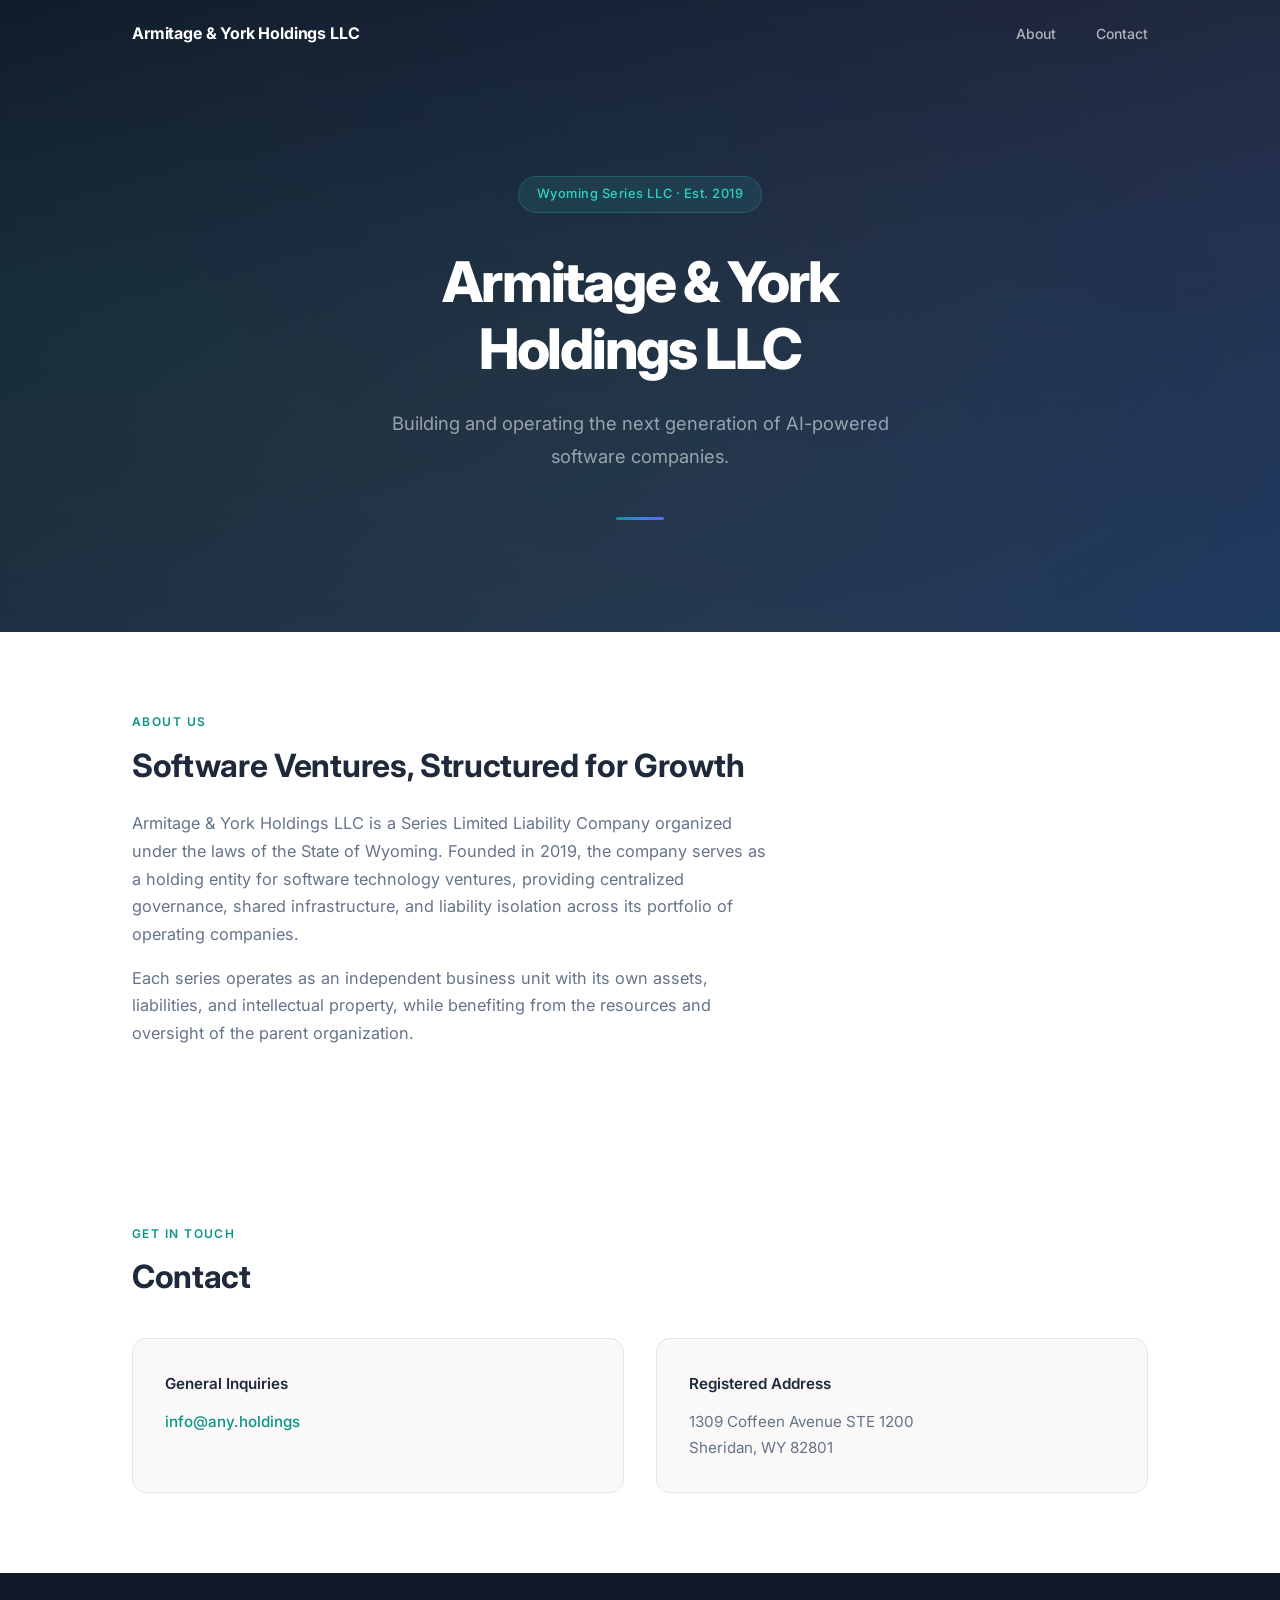
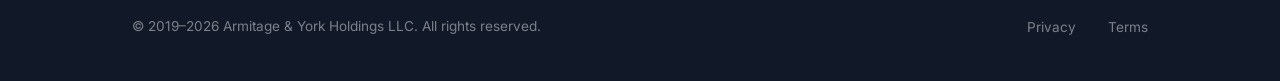
<file: index.html>
<!DOCTYPE html>
<html lang="en">
<head>
    <meta charset="UTF-8">
    <meta name="viewport" content="width=device-width, initial-scale=1.0">
    <title>Armitage &amp; York Holdings LLC</title>
    <meta name="description" content="Armitage & York Holdings LLC is a Wyoming Series LLC holding company for software technology ventures.">
    <link rel="stylesheet" href="style.css">
</head>
<body>
    <header>
        <nav>
            <div class="nav-brand">Armitage &amp; York Holdings LLC</div>
            <ul class="nav-links">
                <li><a href="#about">About</a></li>
                <li><a href="#contact">Contact</a></li>
            </ul>
        </nav>
    </header>

    <main>
        <section class="hero">
            <div class="hero-inner">
                <div class="hero-badge">Wyoming Series LLC &middot; Est. 2019</div>
                <h1>Armitage &amp; York<br>Holdings LLC</h1>
                <p class="tagline">Building and operating the next generation of AI-powered software companies.</p>
                <div class="hero-divider"></div>
            </div>
        </section>

        <section id="about">
            <div class="container">
                <span class="section-label">About Us</span>
                <h2>Software Ventures, Structured for Growth</h2>
                <p>Armitage &amp; York Holdings LLC is a Series Limited Liability Company organized under the laws of the State of Wyoming. Founded in 2019, the company serves as a holding entity for software technology ventures, providing centralized governance, shared infrastructure, and liability isolation across its portfolio of operating companies.</p>
                <p>Each series operates as an independent business unit with its own assets, liabilities, and intellectual property, while benefiting from the resources and oversight of the parent organization.</p>
            </div>
        </section>

        <section id="contact">
            <div class="container">
                <span class="section-label">Get in Touch</span>
                <h2>Contact</h2>
                <div class="contact-grid">
                    <div class="contact-card">
                        <h3>General Inquiries</h3>
                        <p><a href="mailto:info@any.holdings">info@any.holdings</a></p>
                    </div>
                    <div class="contact-card">
                        <h3>Registered Address</h3>
                        <p>1309 Coffeen Avenue STE 1200<br>Sheridan, WY 82801</p>
                    </div>
                </div>
            </div>
        </section>
    </main>

    <footer>
        <div class="footer-content">
            <p>&copy; 2019&ndash;2026 Armitage &amp; York Holdings LLC. All rights reserved.</p>
            <ul class="footer-links">
                <li><a href="privacy.html">Privacy</a></li>
                <li><a href="terms.html">Terms</a></li>
            </ul>
        </div>
    </footer>

    <script>
        const header = document.querySelector('header');
        window.addEventListener('scroll', () => {
            header.classList.toggle('scrolled', window.scrollY > 40);
        });
    </script>
</body>
</html>
</file>
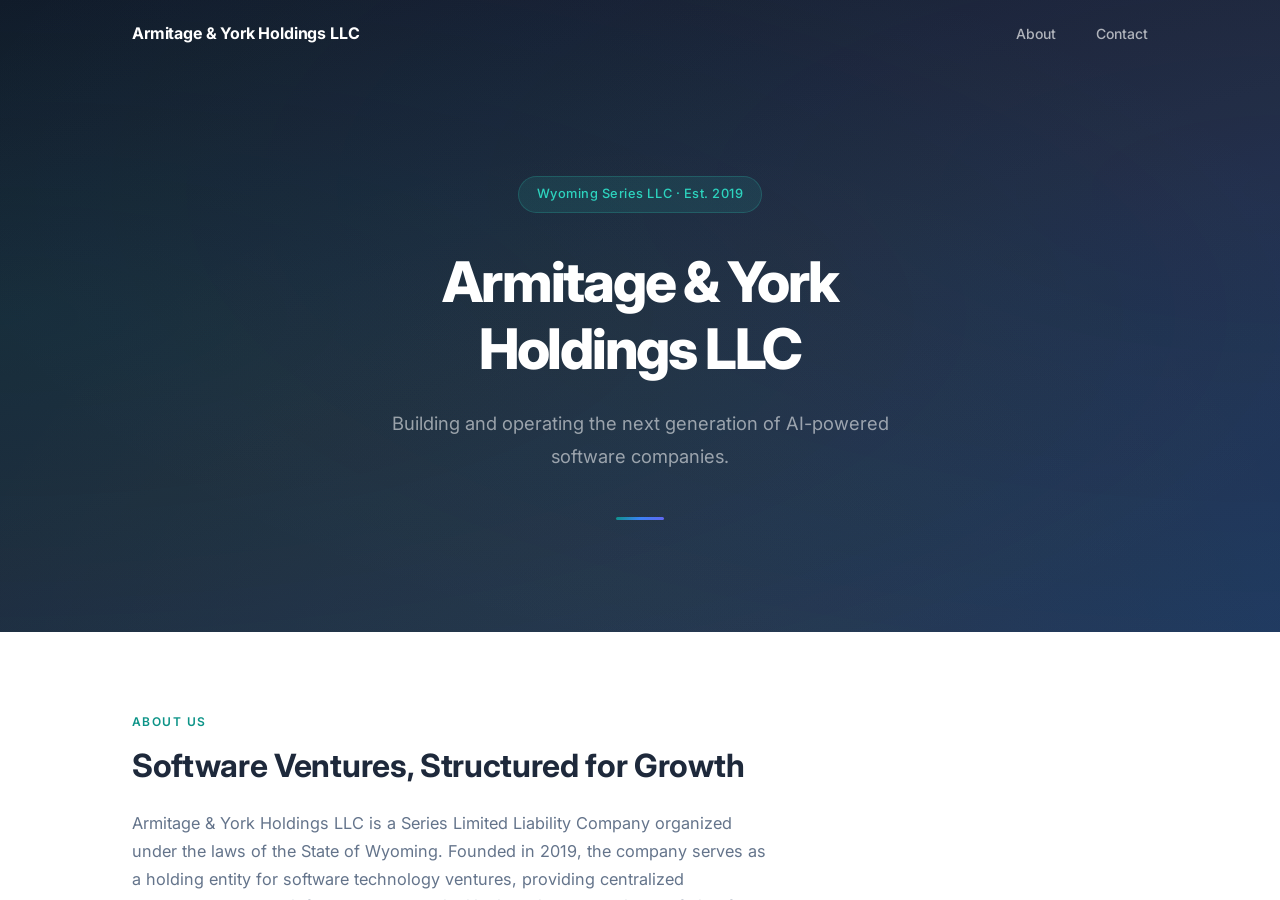
<file: exactio-privacy.html>
<!DOCTYPE html>
<html lang="en">
<head>
<meta charset="UTF-8">
<meta http-equiv="refresh" content="0; url=/">
<title>Armitage &amp; York Holdings LLC</title>
</head>
<body><p><a href="/">Armitage &amp; York Holdings LLC</a></p></body>
</html>
</file>
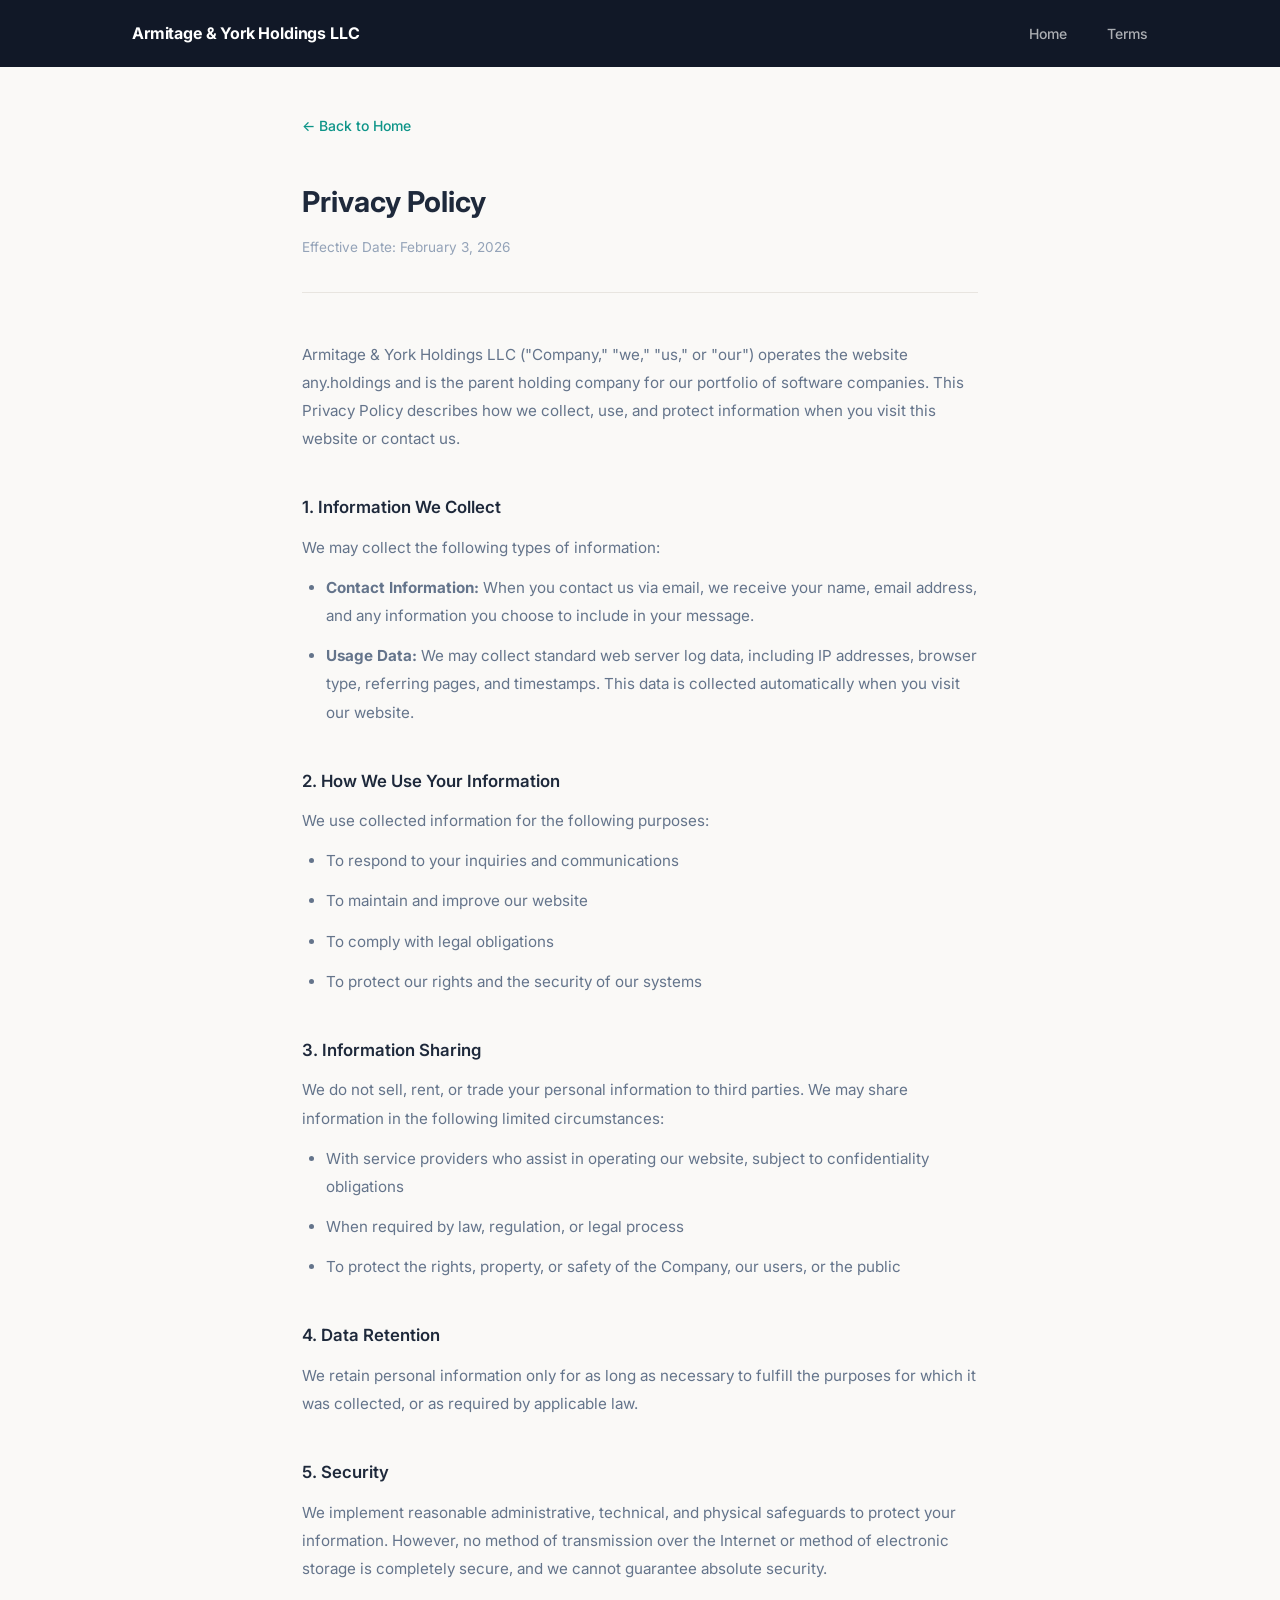
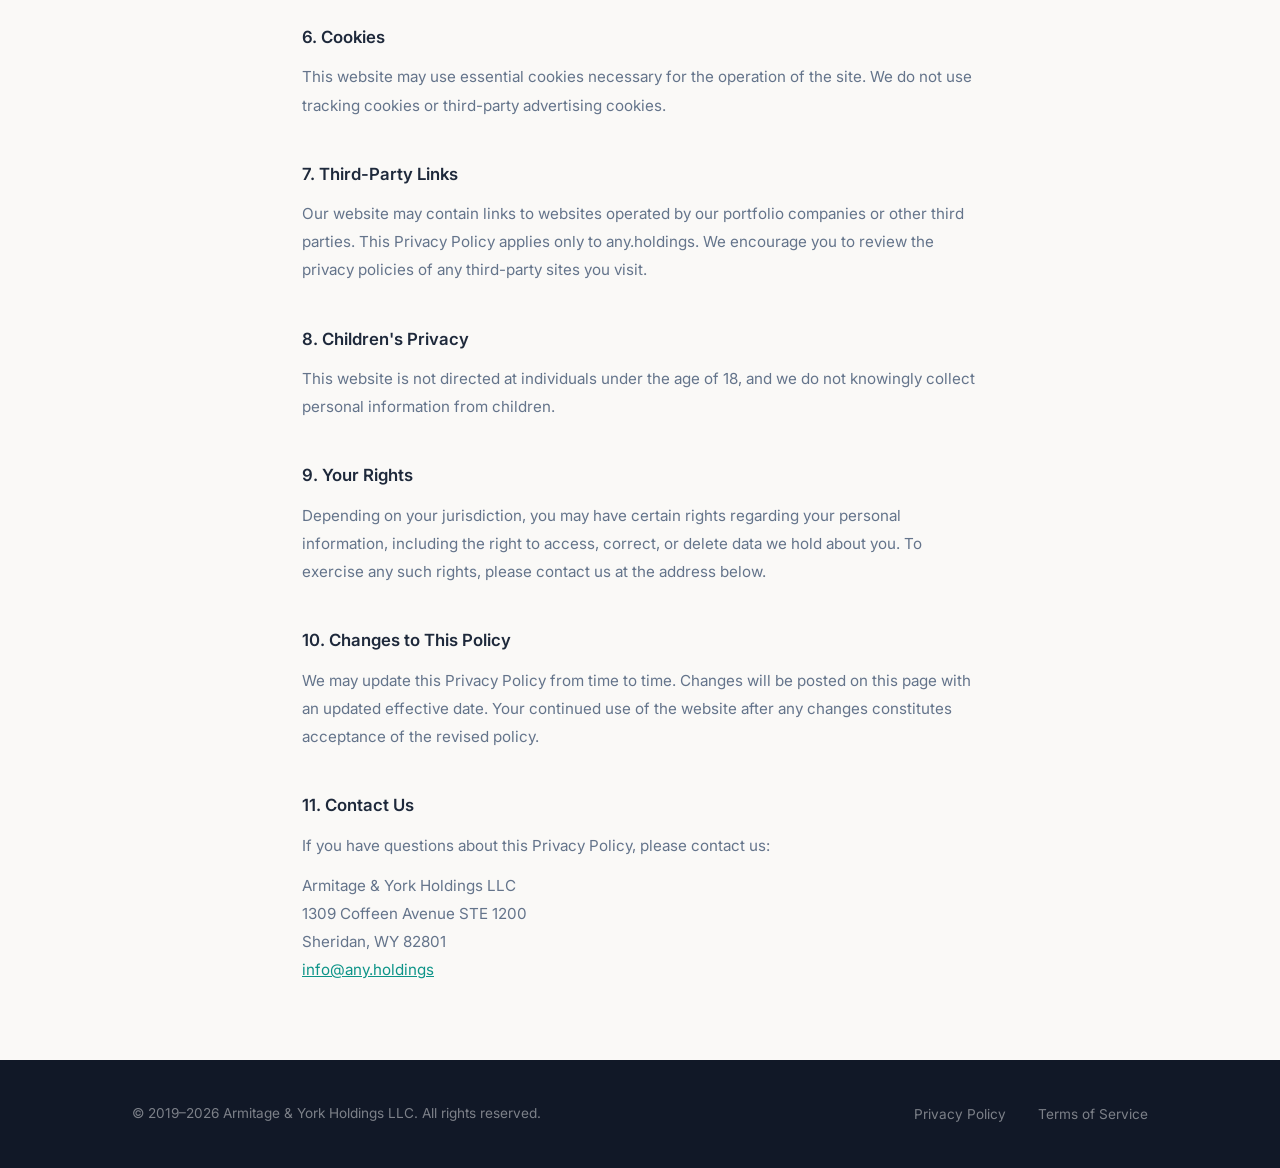
<file: privacy.html>
<!DOCTYPE html>
<html lang="en">
<head>
    <meta charset="UTF-8">
    <meta name="viewport" content="width=device-width, initial-scale=1.0">
    <title>Privacy Policy &mdash; Armitage &amp; York Holdings LLC</title>
    <meta name="description" content="Privacy Policy for Armitage & York Holdings LLC and its portfolio companies.">
    <link rel="stylesheet" href="style.css">
</head>
<body class="legal-page">
    <header>
        <nav>
            <div class="nav-brand">Armitage &amp; York Holdings LLC</div>
            <ul class="nav-links">
                <li><a href="index.html">Home</a></li>
                <li><a href="terms.html">Terms</a></li>
            </ul>
        </nav>
    </header>

    <main class="legal">
        <a href="index.html" class="back-link">&larr; Back to Home</a>
        <h1>Privacy Policy</h1>
        <p class="effective-date">Effective Date: February 3, 2026</p>

        <p>Armitage &amp; York Holdings LLC ("Company," "we," "us," or "our") operates the website any.holdings and is the parent holding company for our portfolio of software companies. This Privacy Policy describes how we collect, use, and protect information when you visit this website or contact us.</p>

        <h2>1. Information We Collect</h2>
        <p>We may collect the following types of information:</p>
        <ul>
            <li><strong>Contact Information:</strong> When you contact us via email, we receive your name, email address, and any information you choose to include in your message.</li>
            <li><strong>Usage Data:</strong> We may collect standard web server log data, including IP addresses, browser type, referring pages, and timestamps. This data is collected automatically when you visit our website.</li>
        </ul>

        <h2>2. How We Use Your Information</h2>
        <p>We use collected information for the following purposes:</p>
        <ul>
            <li>To respond to your inquiries and communications</li>
            <li>To maintain and improve our website</li>
            <li>To comply with legal obligations</li>
            <li>To protect our rights and the security of our systems</li>
        </ul>

        <h2>3. Information Sharing</h2>
        <p>We do not sell, rent, or trade your personal information to third parties. We may share information in the following limited circumstances:</p>
        <ul>
            <li>With service providers who assist in operating our website, subject to confidentiality obligations</li>
            <li>When required by law, regulation, or legal process</li>
            <li>To protect the rights, property, or safety of the Company, our users, or the public</li>
        </ul>

        <h2>4. Data Retention</h2>
        <p>We retain personal information only for as long as necessary to fulfill the purposes for which it was collected, or as required by applicable law.</p>

        <h2>5. Security</h2>
        <p>We implement reasonable administrative, technical, and physical safeguards to protect your information. However, no method of transmission over the Internet or method of electronic storage is completely secure, and we cannot guarantee absolute security.</p>

        <h2>6. Cookies</h2>
        <p>This website may use essential cookies necessary for the operation of the site. We do not use tracking cookies or third-party advertising cookies.</p>

        <h2>7. Third-Party Links</h2>
        <p>Our website may contain links to websites operated by our portfolio companies or other third parties. This Privacy Policy applies only to any.holdings. We encourage you to review the privacy policies of any third-party sites you visit.</p>

        <h2>8. Children's Privacy</h2>
        <p>This website is not directed at individuals under the age of 18, and we do not knowingly collect personal information from children.</p>

        <h2>9. Your Rights</h2>
        <p>Depending on your jurisdiction, you may have certain rights regarding your personal information, including the right to access, correct, or delete data we hold about you. To exercise any such rights, please contact us at the address below.</p>

        <h2>10. Changes to This Policy</h2>
        <p>We may update this Privacy Policy from time to time. Changes will be posted on this page with an updated effective date. Your continued use of the website after any changes constitutes acceptance of the revised policy.</p>

        <h2>11. Contact Us</h2>
        <p>If you have questions about this Privacy Policy, please contact us:</p>
        <p>
            Armitage &amp; York Holdings LLC<br>
            1309 Coffeen Avenue STE 1200<br>
            Sheridan, WY 82801<br>
            <a href="mailto:info@any.holdings">info@any.holdings</a>
        </p>
    </main>

    <footer>
        <div class="footer-content">
            <p>&copy; 2019&ndash;2026 Armitage &amp; York Holdings LLC. All rights reserved.</p>
            <ul class="footer-links">
                <li><a href="privacy.html">Privacy Policy</a></li>
                <li><a href="terms.html">Terms of Service</a></li>
            </ul>
        </div>
    </footer>
</body>
</html>
</file>
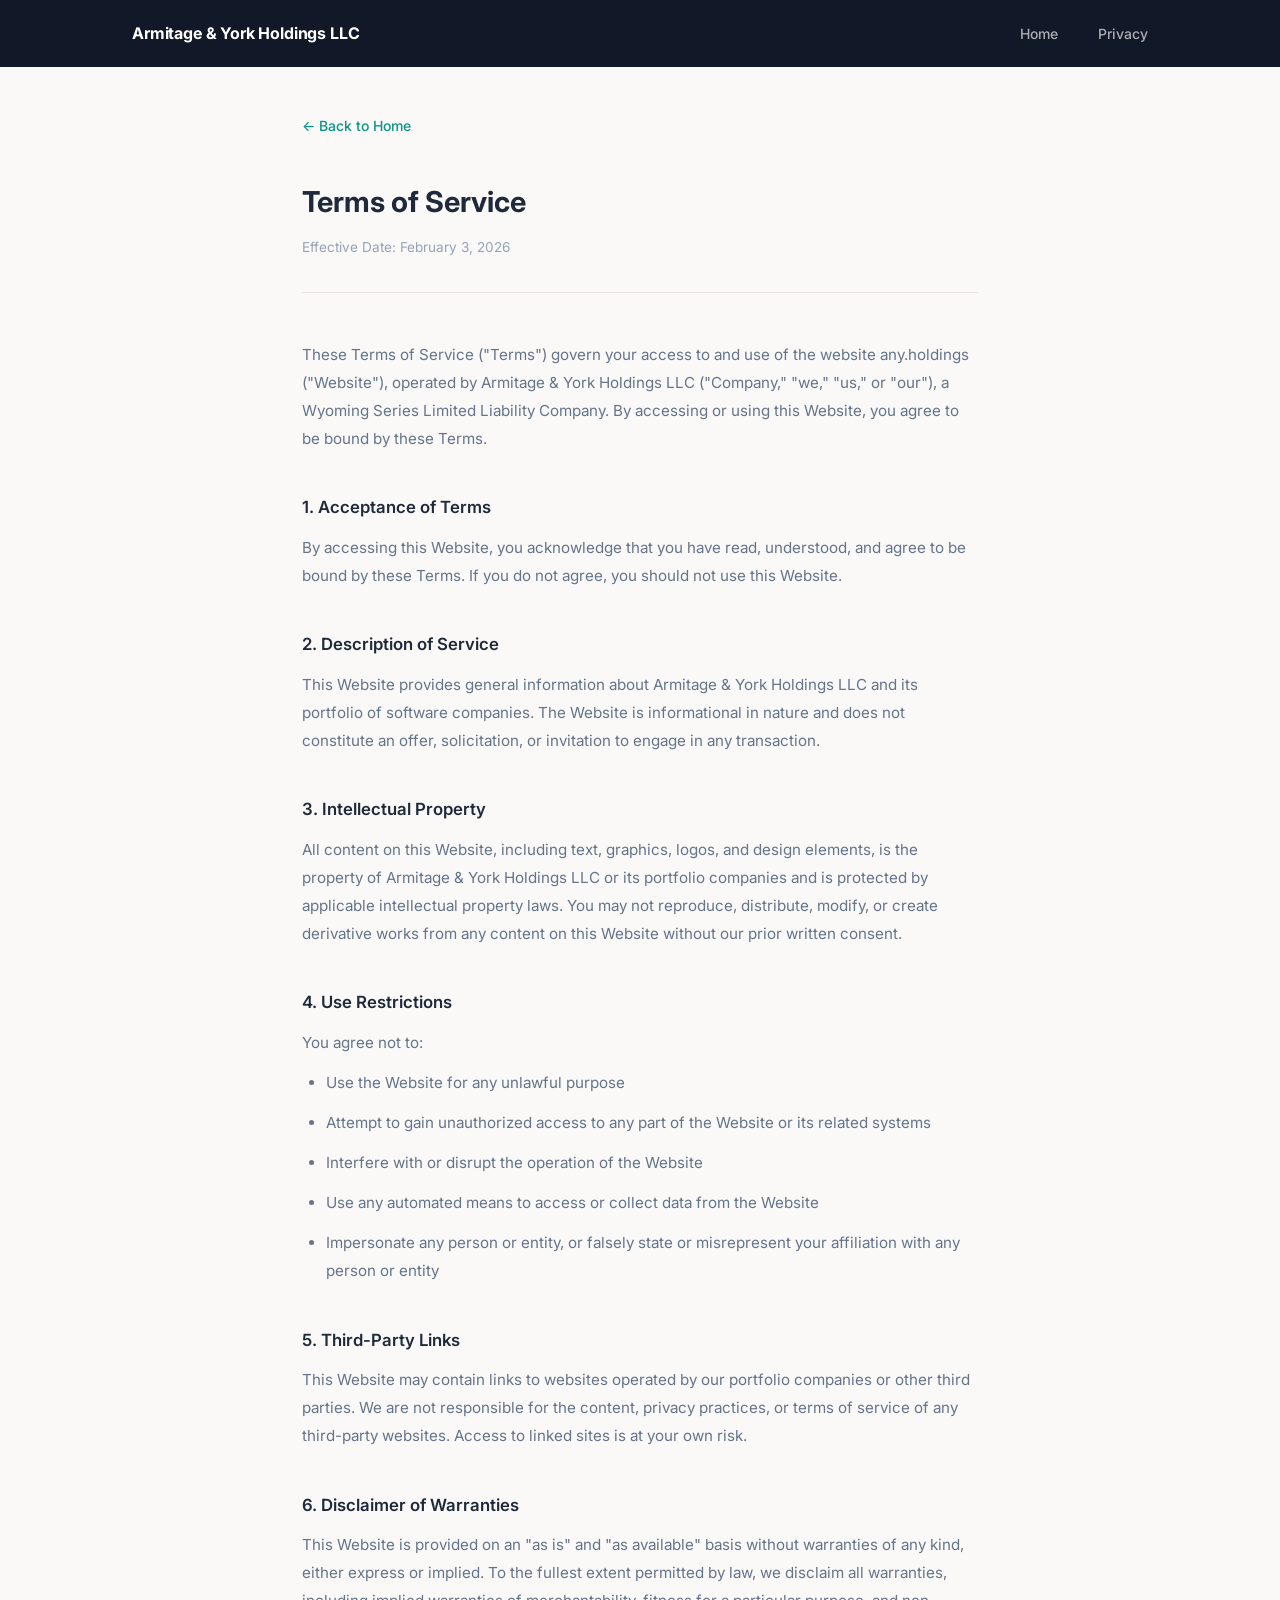
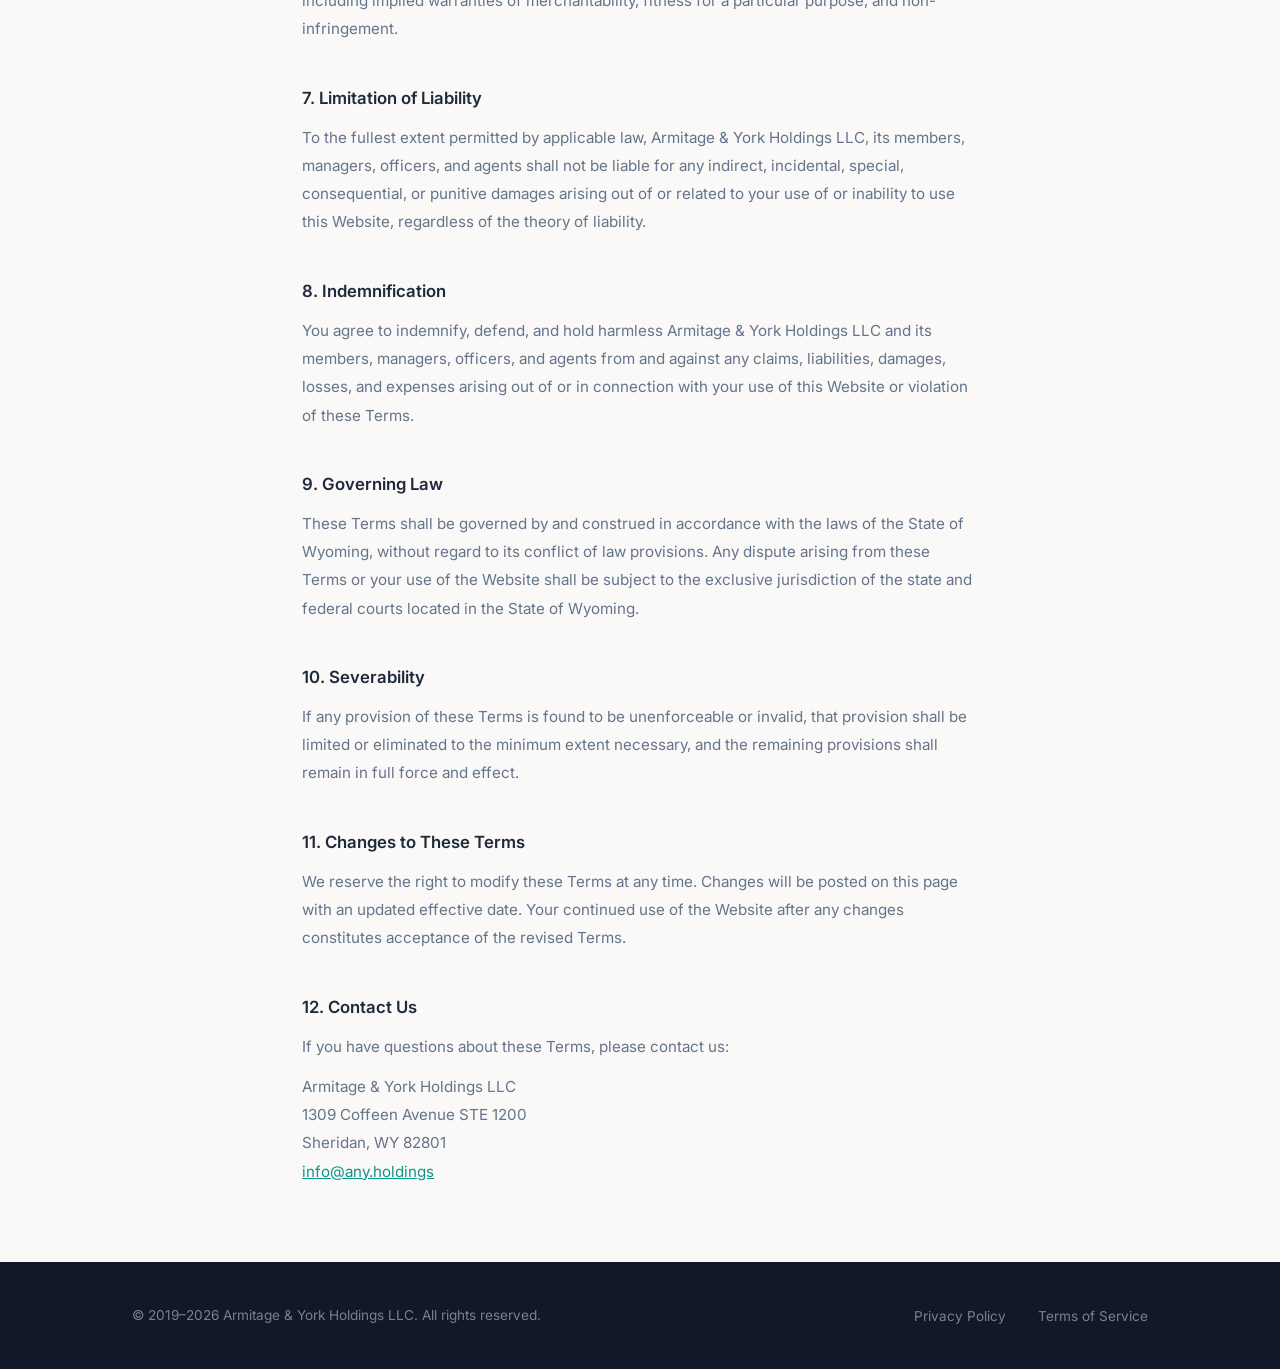
<file: terms.html>
<!DOCTYPE html>
<html lang="en">
<head>
    <meta charset="UTF-8">
    <meta name="viewport" content="width=device-width, initial-scale=1.0">
    <title>Terms of Service &mdash; Armitage &amp; York Holdings LLC</title>
    <meta name="description" content="Terms of Service for Armitage & York Holdings LLC website.">
    <link rel="stylesheet" href="style.css">
</head>
<body class="legal-page">
    <header>
        <nav>
            <div class="nav-brand">Armitage &amp; York Holdings LLC</div>
            <ul class="nav-links">
                <li><a href="index.html">Home</a></li>
                <li><a href="privacy.html">Privacy</a></li>
            </ul>
        </nav>
    </header>

    <main class="legal">
        <a href="index.html" class="back-link">&larr; Back to Home</a>
        <h1>Terms of Service</h1>
        <p class="effective-date">Effective Date: February 3, 2026</p>

        <p>These Terms of Service ("Terms") govern your access to and use of the website any.holdings ("Website"), operated by Armitage &amp; York Holdings LLC ("Company," "we," "us," or "our"), a Wyoming Series Limited Liability Company. By accessing or using this Website, you agree to be bound by these Terms.</p>

        <h2>1. Acceptance of Terms</h2>
        <p>By accessing this Website, you acknowledge that you have read, understood, and agree to be bound by these Terms. If you do not agree, you should not use this Website.</p>

        <h2>2. Description of Service</h2>
        <p>This Website provides general information about Armitage &amp; York Holdings LLC and its portfolio of software companies. The Website is informational in nature and does not constitute an offer, solicitation, or invitation to engage in any transaction.</p>

        <h2>3. Intellectual Property</h2>
        <p>All content on this Website, including text, graphics, logos, and design elements, is the property of Armitage &amp; York Holdings LLC or its portfolio companies and is protected by applicable intellectual property laws. You may not reproduce, distribute, modify, or create derivative works from any content on this Website without our prior written consent.</p>

        <h2>4. Use Restrictions</h2>
        <p>You agree not to:</p>
        <ul>
            <li>Use the Website for any unlawful purpose</li>
            <li>Attempt to gain unauthorized access to any part of the Website or its related systems</li>
            <li>Interfere with or disrupt the operation of the Website</li>
            <li>Use any automated means to access or collect data from the Website</li>
            <li>Impersonate any person or entity, or falsely state or misrepresent your affiliation with any person or entity</li>
        </ul>

        <h2>5. Third-Party Links</h2>
        <p>This Website may contain links to websites operated by our portfolio companies or other third parties. We are not responsible for the content, privacy practices, or terms of service of any third-party websites. Access to linked sites is at your own risk.</p>

        <h2>6. Disclaimer of Warranties</h2>
        <p>This Website is provided on an "as is" and "as available" basis without warranties of any kind, either express or implied. To the fullest extent permitted by law, we disclaim all warranties, including implied warranties of merchantability, fitness for a particular purpose, and non-infringement.</p>

        <h2>7. Limitation of Liability</h2>
        <p>To the fullest extent permitted by applicable law, Armitage &amp; York Holdings LLC, its members, managers, officers, and agents shall not be liable for any indirect, incidental, special, consequential, or punitive damages arising out of or related to your use of or inability to use this Website, regardless of the theory of liability.</p>

        <h2>8. Indemnification</h2>
        <p>You agree to indemnify, defend, and hold harmless Armitage &amp; York Holdings LLC and its members, managers, officers, and agents from and against any claims, liabilities, damages, losses, and expenses arising out of or in connection with your use of this Website or violation of these Terms.</p>

        <h2>9. Governing Law</h2>
        <p>These Terms shall be governed by and construed in accordance with the laws of the State of Wyoming, without regard to its conflict of law provisions. Any dispute arising from these Terms or your use of the Website shall be subject to the exclusive jurisdiction of the state and federal courts located in the State of Wyoming.</p>

        <h2>10. Severability</h2>
        <p>If any provision of these Terms is found to be unenforceable or invalid, that provision shall be limited or eliminated to the minimum extent necessary, and the remaining provisions shall remain in full force and effect.</p>

        <h2>11. Changes to These Terms</h2>
        <p>We reserve the right to modify these Terms at any time. Changes will be posted on this page with an updated effective date. Your continued use of the Website after any changes constitutes acceptance of the revised Terms.</p>

        <h2>12. Contact Us</h2>
        <p>If you have questions about these Terms, please contact us:</p>
        <p>
            Armitage &amp; York Holdings LLC<br>
            1309 Coffeen Avenue STE 1200<br>
            Sheridan, WY 82801<br>
            <a href="mailto:info@any.holdings">info@any.holdings</a>
        </p>
    </main>

    <footer>
        <div class="footer-content">
            <p>&copy; 2019&ndash;2026 Armitage &amp; York Holdings LLC. All rights reserved.</p>
            <ul class="footer-links">
                <li><a href="privacy.html">Privacy Policy</a></li>
                <li><a href="terms.html">Terms of Service</a></li>
            </ul>
        </div>
    </footer>
</body>
</html>
</file>
<file: style.css>
@import url('https://fonts.googleapis.com/css2?family=Inter:wght@300;400;500;600;700;800&display=swap');

*,
*::before,
*::after {
    margin: 0;
    padding: 0;
    box-sizing: border-box;
}

:root {
    --color-navy: #111827;
    --color-navy-warm: #1e293b;
    --color-teal: #0d9488;
    --color-teal-light: #2dd4bf;
    --color-blue: #3b82f6;
    --color-indigo: #6366f1;
    --color-purple: #8b5cf6;
    --color-amber: #f59e0b;
    --color-surface: #ffffff;
    --color-warm-bg: #faf9f7;
    --color-warm-bg-alt: #f5f3f0;
    --color-text: #1e293b;
    --color-text-secondary: #64748b;
    --color-text-light: #94a3b8;
    --color-border: #e2e8f0;
    --color-border-warm: #e8e5e0;
    --max-width: 1080px;
    --gradient-brand: linear-gradient(135deg, #0d9488, #3b82f6, #6366f1);
    --gradient-hero: linear-gradient(160deg, #111827 0%, #1e293b 50%, #1e3a5f 100%);
    --font-heading: 'Inter', -apple-system, BlinkMacSystemFont, "Segoe UI", sans-serif;
    --font-body: 'Inter', -apple-system, BlinkMacSystemFont, "Segoe UI", sans-serif;
}

html {
    scroll-behavior: smooth;
}

body {
    font-family: var(--font-body);
    color: var(--color-text);
    background: var(--color-surface);
    line-height: 1.7;
    font-size: 16px;
    -webkit-font-smoothing: antialiased;
}

/* Navigation */
header {
    position: fixed;
    top: 0;
    left: 0;
    right: 0;
    z-index: 100;
    transition: background 0.3s, backdrop-filter 0.3s, box-shadow 0.3s;
}

header.scrolled {
    background: rgba(17, 24, 39, 0.95);
    backdrop-filter: blur(12px);
    box-shadow: 0 1px 3px rgba(0, 0, 0, 0.15);
}

nav {
    max-width: var(--max-width);
    margin: 0 auto;
    padding: 1.25rem 2rem;
    display: flex;
    justify-content: space-between;
    align-items: center;
}

.nav-brand {
    font-family: var(--font-body);
    font-weight: 700;
    font-size: 1rem;
    color: #ffffff;
    letter-spacing: -0.01em;
}

.nav-links {
    list-style: none;
    display: flex;
    gap: 2.5rem;
}

.nav-links a {
    text-decoration: none;
    color: rgba(255, 255, 255, 0.65);
    font-size: 0.875rem;
    font-weight: 500;
    transition: color 0.2s;
}

.nav-links a:hover {
    color: #ffffff;
}

/* Hero */
.hero {
    background: var(--gradient-hero);
    padding: 11rem 2rem 7rem;
    text-align: center;
    position: relative;
    overflow: hidden;
}

.hero::before {
    content: '';
    position: absolute;
    top: -50%;
    left: -50%;
    width: 200%;
    height: 200%;
    background: radial-gradient(ellipse at 25% 50%, rgba(13, 148, 136, 0.1) 0%, transparent 50%),
                radial-gradient(ellipse at 75% 40%, rgba(99, 102, 241, 0.07) 0%, transparent 50%),
                radial-gradient(ellipse at 50% 80%, rgba(245, 158, 11, 0.04) 0%, transparent 40%);
    pointer-events: none;
}

.hero-inner {
    max-width: var(--max-width);
    margin: 0 auto;
    position: relative;
    z-index: 1;
}

.hero-badge {
    display: inline-block;
    padding: 0.4rem 1.1rem;
    background: rgba(45, 212, 191, 0.1);
    border: 1px solid rgba(45, 212, 191, 0.2);
    border-radius: 100px;
    font-size: 0.8rem;
    font-weight: 500;
    color: var(--color-teal-light);
    letter-spacing: 0.04em;
    margin-bottom: 2.25rem;
}

.hero h1 {
    font-family: var(--font-heading);
    font-size: 3.5rem;
    font-weight: 800;
    color: #ffffff;
    letter-spacing: -0.04em;
    margin-bottom: 1.5rem;
    line-height: 1.2;
}

.tagline {
    font-size: 1.15rem;
    color: rgba(255, 255, 255, 0.55);
    max-width: 520px;
    margin: 0 auto;
    font-weight: 400;
    line-height: 1.8;
}

.hero-divider {
    width: 48px;
    height: 3px;
    background: var(--gradient-brand);
    border-radius: 3px;
    margin: 2.75rem auto 0;
}

/* Shared section wrapper */
.container {
    max-width: var(--max-width);
    margin: 0 auto;
    padding: 5rem 2rem;
}

/* Section labels and headings */
.section-label {
    display: block;
    font-size: 0.75rem;
    font-weight: 600;
    text-transform: uppercase;
    letter-spacing: 0.12em;
    color: var(--color-teal);
    margin-bottom: 0.75rem;
}

.container h2 {
    font-family: var(--font-heading);
    font-size: 2rem;
    font-weight: 700;
    color: var(--color-text);
    margin-bottom: 1.5rem;
    letter-spacing: -0.01em;
    line-height: 1.3;
}

.container > p {
    color: var(--color-text-secondary);
    margin-bottom: 1rem;
    max-width: 640px;
    font-size: 1.02rem;
}

/* About */
#about {
    background: var(--color-surface);
}

.about-grid {
    display: grid;
    grid-template-columns: 1fr 1fr;
    gap: 1.5rem;
    margin-top: 2.5rem;
}

.about-stat {
    text-align: center;
    padding: 2.25rem 1.5rem;
    background: var(--color-warm-bg);
    border-radius: 14px;
    border: 1px solid var(--color-border-warm);
}

.about-stat .stat-value {
    font-family: var(--font-heading);
    font-size: 2.5rem;
    font-weight: 800;
    letter-spacing: -0.02em;
    background: var(--gradient-brand);
    -webkit-background-clip: text;
    -webkit-text-fill-color: transparent;
    background-clip: text;
    line-height: 1.2;
}

.about-stat .stat-label {
    font-size: 0.85rem;
    color: var(--color-text-secondary);
    margin-top: 0.5rem;
    font-weight: 500;
}

/* Operations */
#operations {
    background: var(--color-warm-bg);
}

.operations-card {
    display: flex;
    gap: 1.5rem;
    align-items: flex-start;
    background: var(--color-surface);
    border: 1px solid var(--color-border-warm);
    border-radius: 16px;
    padding: 2.25rem;
    margin-top: 2rem;
    position: relative;
    overflow: hidden;
}

.operations-card::before {
    content: '';
    position: absolute;
    top: 0;
    left: 0;
    right: 0;
    height: 3px;
    background: linear-gradient(90deg, var(--color-teal), var(--color-blue));
}

.operations-card .card-icon {
    flex-shrink: 0;
}

.operations-content h3 {
    font-family: var(--font-heading);
    font-size: 1.35rem;
    font-weight: 700;
    margin-bottom: 0.75rem;
    letter-spacing: -0.01em;
}

.operations-content .card-desc {
    font-size: 0.95rem;
    color: var(--color-text-secondary);
    line-height: 1.75;
    margin: 0;
}

.operations-content .portfolio-link {
    color: var(--color-teal);
}

/* Portfolio */
#portfolio {
    background: var(--color-warm-bg);
}

.portfolio-grid {
    display: grid;
    grid-template-columns: 1fr 1fr;
    gap: 2rem;
    margin-top: 2.5rem;
}

.portfolio-card {
    background: var(--color-surface);
    border: 1px solid var(--color-border-warm);
    border-radius: 16px;
    padding: 2.25rem;
    position: relative;
    overflow: hidden;
    transition: transform 0.2s, box-shadow 0.2s;
}

.portfolio-card:hover {
    transform: translateY(-3px);
    box-shadow: 0 16px 48px rgba(0, 0, 0, 0.08);
}

.portfolio-card::before {
    content: '';
    position: absolute;
    top: 0;
    left: 0;
    right: 0;
    height: 3px;
}

.portfolio-card:nth-child(1)::before {
    background: linear-gradient(90deg, var(--color-teal), var(--color-blue));
}

.portfolio-card:nth-child(2)::before {
    background: linear-gradient(90deg, var(--color-blue), var(--color-purple));
}

.card-icon {
    width: 48px;
    height: 48px;
    border-radius: 12px;
    display: flex;
    align-items: center;
    justify-content: center;
    margin-bottom: 1.5rem;
}

.card-icon.teal {
    background: rgba(13, 148, 136, 0.08);
    color: var(--color-teal);
}

.card-icon.indigo {
    background: rgba(99, 102, 241, 0.08);
    color: var(--color-indigo);
}

.portfolio-card .series-label {
    display: block;
    font-size: 0.7rem;
    font-weight: 600;
    color: var(--color-text-light);
    text-transform: uppercase;
    letter-spacing: 0.1em;
    margin-bottom: 0.5rem;
}

.portfolio-card h3 {
    font-family: var(--font-heading);
    font-size: 1.35rem;
    font-weight: 700;
    margin-bottom: 0.75rem;
    letter-spacing: -0.01em;
}

.portfolio-card .card-desc {
    font-size: 0.95rem;
    color: var(--color-text-secondary);
    line-height: 1.75;
    margin: 0;
}

.card-tags {
    display: flex;
    flex-wrap: wrap;
    gap: 0.5rem;
    margin-top: 1.25rem;
}

.card-tag {
    display: inline-block;
    font-size: 0.7rem;
    font-weight: 500;
    padding: 0.3rem 0.75rem;
    border-radius: 100px;
    background: var(--color-warm-bg);
    color: var(--color-text-secondary);
    border: 1px solid var(--color-border-warm);
    line-height: 1.4;
    white-space: nowrap;
}

.card-tag-domain {
    display: inline-block;
    margin-top: 1.5rem;
    font-size: 0.85rem;
    font-weight: 500;
    color: var(--color-text-light);
}

.portfolio-link {
    display: inline-flex;
    align-items: center;
    gap: 0.4rem;
    margin-top: 1.5rem;
    font-size: 0.9rem;
    font-weight: 600;
    text-decoration: none;
    transition: gap 0.2s;
}

.portfolio-card:nth-child(1) .portfolio-link {
    color: var(--color-teal);
}

.portfolio-card:nth-child(2) .portfolio-link {
    color: var(--color-indigo);
}

.portfolio-link:hover {
    gap: 0.6rem;
}

/* Contact */
#contact {
    background: var(--color-surface);
}

.contact-grid {
    display: grid;
    grid-template-columns: 1fr 1fr;
    gap: 2rem;
    margin-top: 2.5rem;
}

.contact-card {
    padding: 2rem;
    background: var(--color-warm-bg);
    border-radius: 14px;
    border: 1px solid var(--color-border-warm);
}

.contact-card h3 {
    font-size: 0.95rem;
    font-weight: 600;
    margin-bottom: 0.75rem;
    color: var(--color-text);
}

.contact-card p {
    font-size: 0.95rem;
    color: var(--color-text-secondary);
    margin: 0;
    line-height: 1.7;
}

.contact-card a {
    color: var(--color-teal);
    text-decoration: none;
    font-weight: 500;
}

.contact-card a:hover {
    text-decoration: underline;
}

/* Footer */
footer {
    background: var(--color-navy);
    color: rgba(255, 255, 255, 0.45);
}

.footer-content {
    max-width: var(--max-width);
    margin: 0 auto;
    padding: 2.5rem 2rem;
    display: flex;
    justify-content: space-between;
    align-items: center;
    flex-wrap: wrap;
    gap: 1rem;
}

.footer-content p {
    font-size: 0.85rem;
}

.footer-links {
    list-style: none;
    display: flex;
    gap: 2rem;
}

.footer-links a {
    font-size: 0.85rem;
    color: rgba(255, 255, 255, 0.45);
    text-decoration: none;
    transition: color 0.2s;
}

.footer-links a:hover {
    color: rgba(255, 255, 255, 0.8);
}

/* Legal pages */
.legal-page {
    background: var(--color-warm-bg);
    min-height: 100vh;
}

.legal-page header {
    background: var(--color-navy);
}

.legal {
    max-width: 740px;
    margin: 0 auto;
    padding: 7rem 2rem 4rem;
}

.back-link {
    display: inline-flex;
    align-items: center;
    gap: 0.4rem;
    margin-bottom: 2.5rem;
    color: var(--color-teal);
    text-decoration: none;
    font-size: 0.875rem;
    font-weight: 500;
    transition: gap 0.2s;
}

.back-link:hover {
    gap: 0.6rem;
}

.legal h1 {
    font-family: var(--font-heading);
    font-size: 1.8rem;
    font-weight: 700;
    color: var(--color-text);
    margin-bottom: 0.5rem;
}

.legal .effective-date {
    font-size: 0.85rem;
    color: var(--color-text-light);
    margin-bottom: 3rem;
    padding-bottom: 2rem;
    border-bottom: 1px solid var(--color-border-warm);
}

.legal h2 {
    font-size: 1.05rem;
    font-weight: 600;
    color: var(--color-text);
    margin-top: 2.5rem;
    margin-bottom: 0.75rem;
}

.legal p,
.legal li {
    color: var(--color-text-secondary);
    margin-bottom: 0.75rem;
    font-size: 0.95rem;
    line-height: 1.85;
}

.legal ul {
    margin-left: 1.5rem;
    margin-bottom: 1rem;
}

.legal a {
    color: var(--color-teal);
}

/* Exactio Labs page */
.exactio-page {
    --color-exactio: #0ea5e9;
    --color-exactio-light: #38bdf8;
    --color-exactio-dark: #0284c7;
    --gradient-exactio: linear-gradient(135deg, #0ea5e9, #6366f1);
    --gradient-exactio-hero: linear-gradient(160deg, #0f172a 0%, #1e293b 50%, #172554 100%);
}

.exactio-hero {
    background: var(--gradient-exactio-hero);
}

.exactio-hero::before {
    content: '';
    position: absolute;
    top: -50%;
    left: -50%;
    width: 200%;
    height: 200%;
    background: radial-gradient(ellipse at 30% 50%, rgba(14, 165, 233, 0.1) 0%, transparent 50%),
                radial-gradient(ellipse at 70% 40%, rgba(99, 102, 241, 0.08) 0%, transparent 50%),
                radial-gradient(ellipse at 50% 80%, rgba(56, 189, 248, 0.04) 0%, transparent 40%);
    pointer-events: none;
}

.exactio-hero .hero-badge {
    background: rgba(14, 165, 233, 0.1);
    border-color: rgba(14, 165, 233, 0.2);
    color: var(--color-exactio-light);
}

.exactio-hero .hero-divider {
    background: var(--gradient-exactio);
}

.exactio-label {
    color: var(--color-exactio);
}

.exactio-stat .stat-value {
    background: var(--gradient-exactio);
    -webkit-background-clip: text;
    -webkit-text-fill-color: transparent;
    background-clip: text;
}

/* Services */
#services {
    background: var(--color-warm-bg);
}

.services-grid {
    display: grid;
    grid-template-columns: 1fr 1fr 1fr;
    gap: 1.5rem;
    margin-top: 2.5rem;
}

.service-card {
    background: var(--color-surface);
    border: 1px solid var(--color-border-warm);
    border-radius: 16px;
    padding: 2rem;
    position: relative;
    overflow: hidden;
    transition: transform 0.2s, box-shadow 0.2s;
}

.service-card::before {
    content: '';
    position: absolute;
    top: 0;
    left: 0;
    right: 0;
    height: 3px;
    background: var(--gradient-exactio);
    opacity: 0;
    transition: opacity 0.2s;
}

.service-card:hover {
    transform: translateY(-3px);
    box-shadow: 0 16px 48px rgba(0, 0, 0, 0.08);
}

.service-card:hover::before {
    opacity: 1;
}

.service-icon {
    width: 48px;
    height: 48px;
    border-radius: 12px;
    display: flex;
    align-items: center;
    justify-content: center;
    margin-bottom: 1.25rem;
    background: rgba(14, 165, 233, 0.08);
    color: var(--color-exactio);
}

.service-card h3 {
    font-family: var(--font-heading);
    font-size: 1.1rem;
    font-weight: 700;
    margin-bottom: 0.65rem;
    letter-spacing: -0.01em;
    color: var(--color-text);
}

.service-card p {
    font-size: 0.92rem;
    color: var(--color-text-secondary);
    line-height: 1.75;
    margin: 0;
}

.exactio-page .contact-card a {
    color: var(--color-exactio);
}

.exactio-page .legal a {
    color: var(--color-exactio);
}

.exactio-card::before {
    background: var(--gradient-exactio) !important;
}

.exactio-icon-teal {
    background: rgba(14, 165, 233, 0.08);
    color: var(--color-exactio);
}

.exactio-icon-indigo {
    background: rgba(99, 102, 241, 0.08);
    color: var(--color-indigo);
}

.exactio-link {
    color: var(--color-exactio);
}

/* Responsive */
@media (max-width: 768px) {
    nav {
        padding: 1rem 1.5rem;
    }

    .nav-brand {
        font-size: 0.9rem;
    }

    .nav-links {
        gap: 1.5rem;
    }

    .nav-links a {
        font-size: 0.8rem;
    }

    .hero {
        padding: 8rem 1.5rem 4.5rem;
    }

    .hero h1 {
        font-size: 2.2rem;
    }

    .tagline {
        font-size: 1rem;
    }

    .container {
        padding: 3.5rem 1.5rem;
    }

    .container h2 {
        font-size: 1.6rem;
    }

    .about-grid {
        grid-template-columns: 1fr 1fr;
        gap: 1rem;
    }

    .about-stat .stat-value {
        font-size: 2rem;
    }

    .portfolio-grid {
        grid-template-columns: 1fr;
    }

    .services-grid {
        grid-template-columns: 1fr 1fr;
    }

    .contact-grid {
        grid-template-columns: 1fr;
    }

    .footer-content {
        flex-direction: column;
        text-align: center;
    }

    .legal {
        padding: 6rem 1.5rem 3rem;
    }
}

@media (max-width: 480px) {
    .hero h1 {
        font-size: 1.75rem;
    }

    .about-grid {
        grid-template-columns: 1fr;
    }

    .services-grid {
        grid-template-columns: 1fr;
    }
}
</file>
